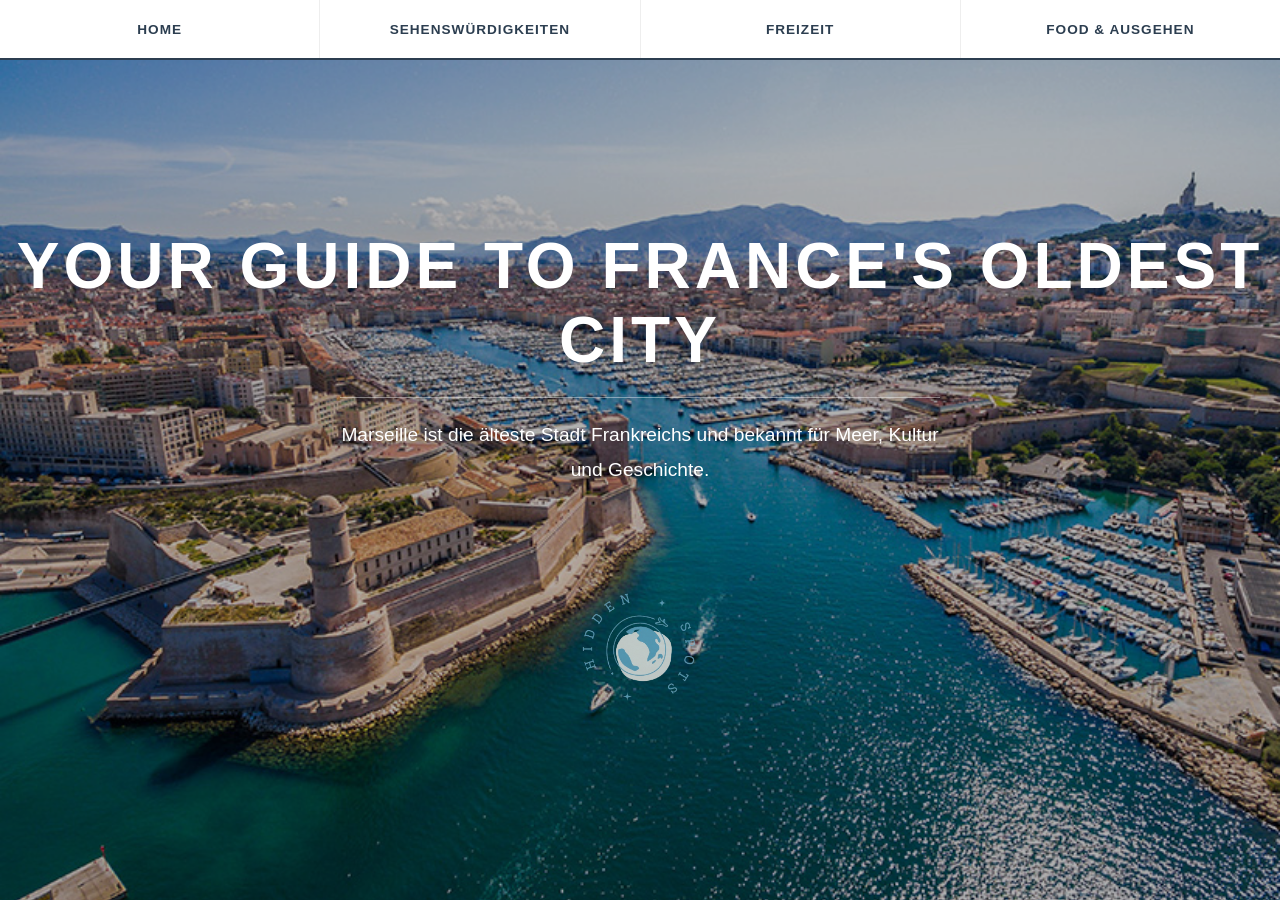
<file: index.html>
<!DOCTYPE html>
<html lang="de">
<head>
  <meta charset="UTF-8">
  <title>Marseille Guide</title>
  <link rel="stylesheet" href="style.css">
</head>
<script src="script.js"></script>

<body>

  
  <div class="sidebar">
    
    <a href="index.html">Home</a>
    <a href="sehenswuerdigkeiten.html">Sehenswürdigkeiten</a>
    <a href="freizeit.html">Freizeit</a>
    <a href="food.html">Food & Ausgehen</a>
  </div>

  
  <div class="content">
    <img src="maeseile.jpg" class="header-img">

    <h1>Your guide to France's oldest city</h1>

    <p>
      Marseille ist die älteste Stadt Frankreichs und bekannt für Meer,
      Kultur und Geschichte.
    </p>

    <div class="logo-container">
      <img src="logo.png" alt="Logo" class="footer-logo">
    </div>
  </div>


</body>
</html>
</file>
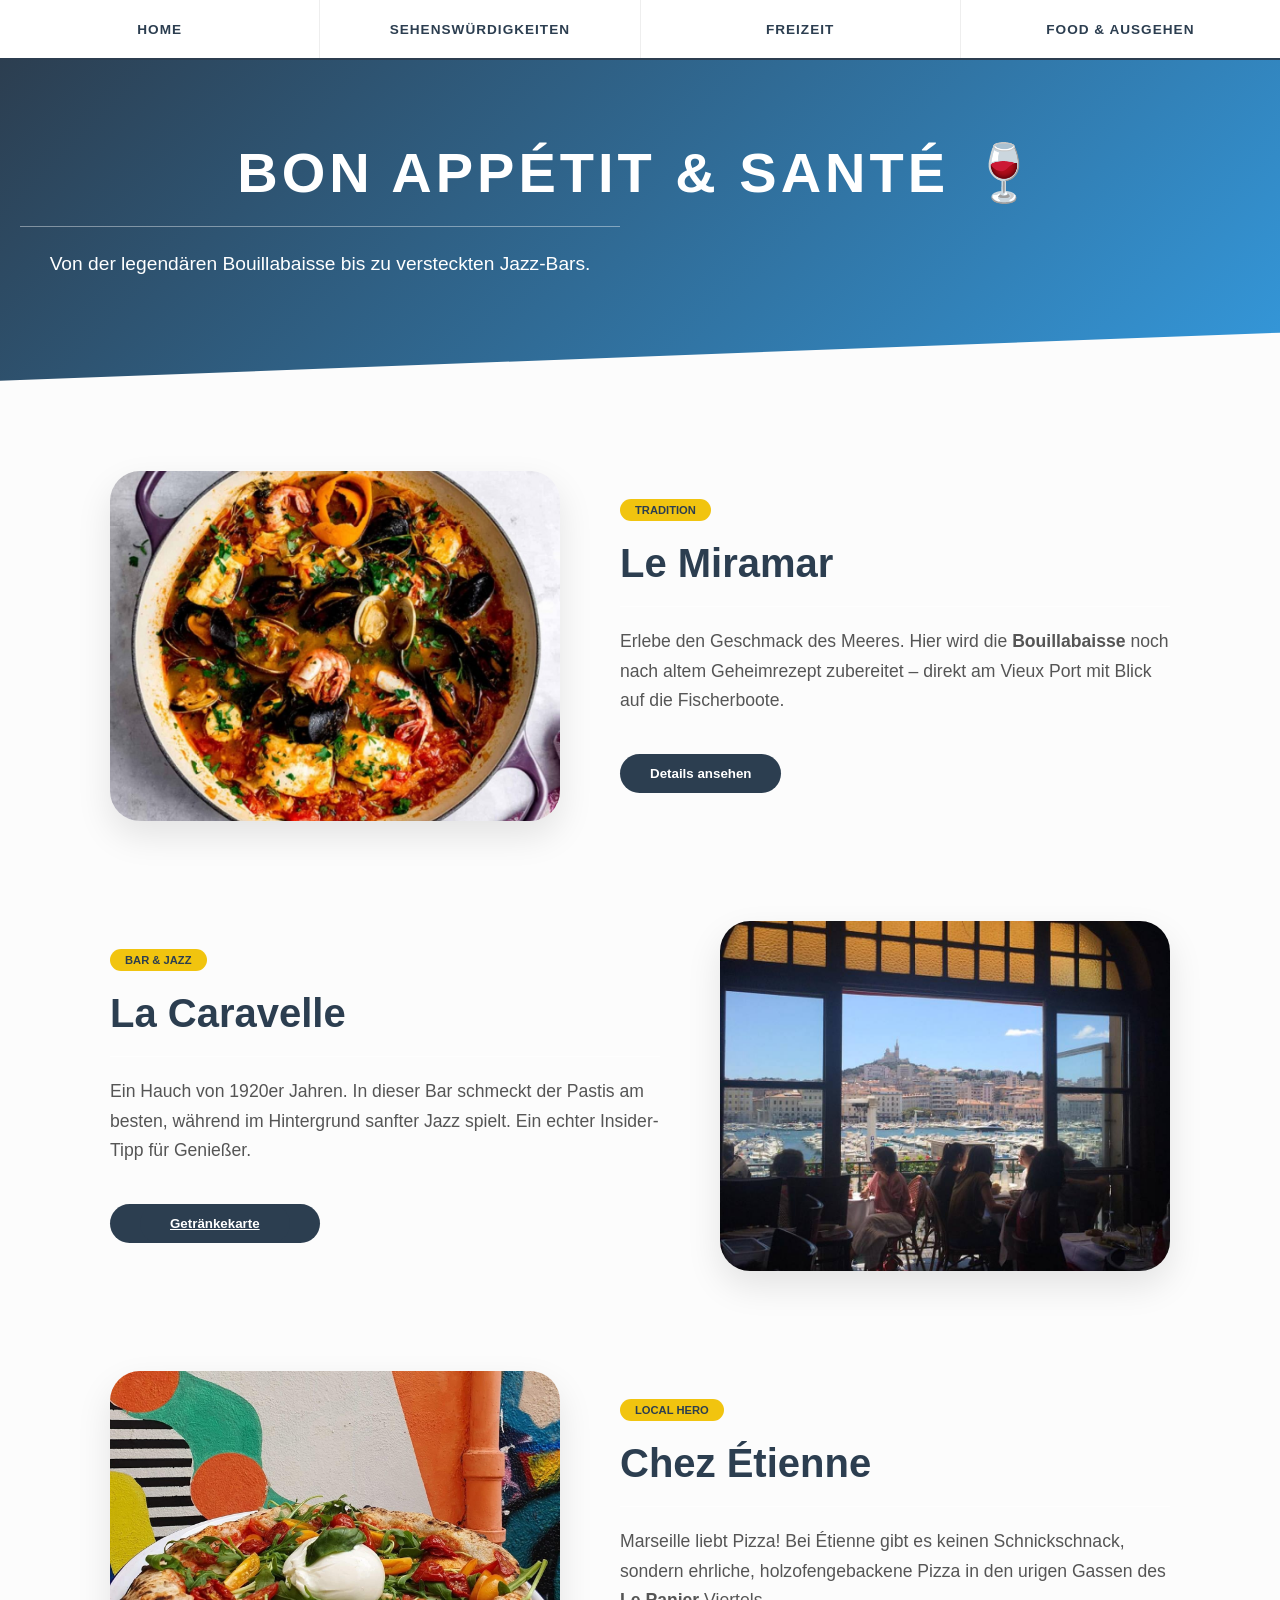
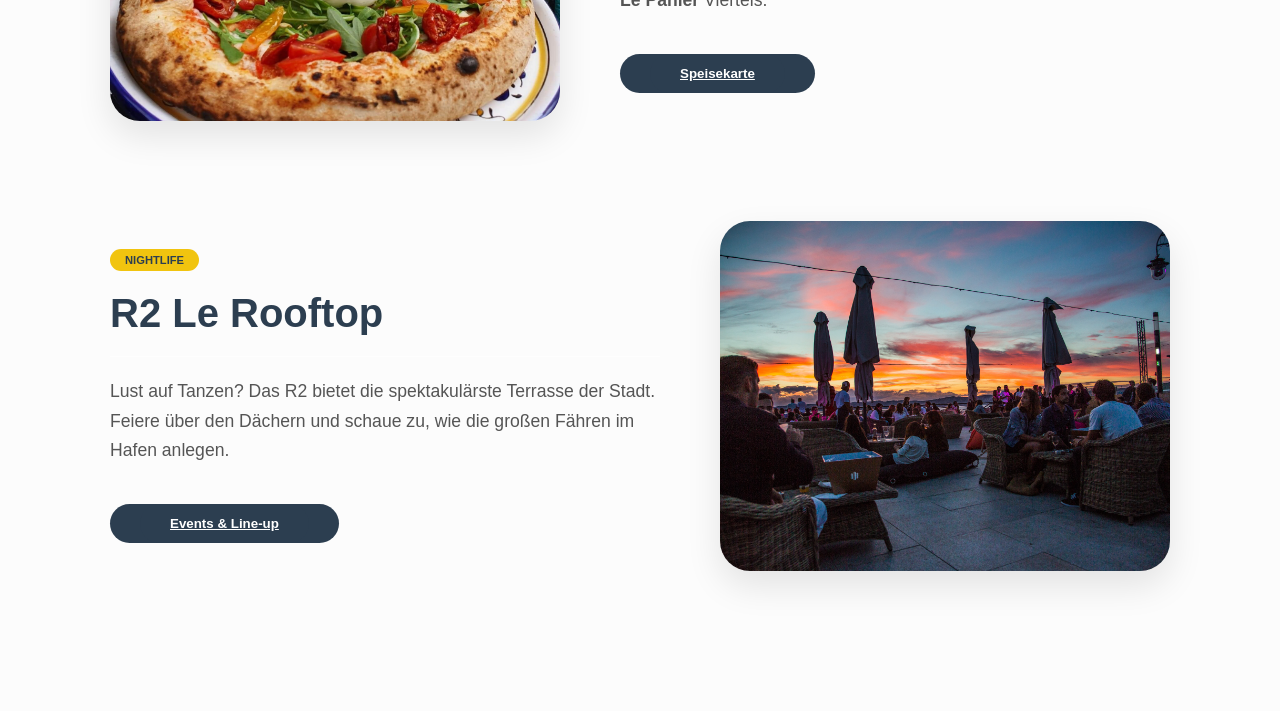
<file: food.html>
<!DOCTYPE html>
<html lang="de">
<head>
  <meta charset="UTF-8">
  <meta name="viewport" content="width=device-width, initial-scale=1.0">
  <title>Food & Ausgehen - Marseille Guide</title>
  <link rel="stylesheet" href="style.css">
</head>
<body>

  <div class="sidebar">
    <a href="index.html">Home</a>
    <a href="sehenswuerdigkeiten.html">Sehenswürdigkeiten</a>
    <a href="freizeit.html">Freizeit</a>
    <a href="food.html">Food & Ausgehen</a>
  </div>

  <header class="food-hero">
    <h1>Bon Appétit & Santé 🍷</h1>
    <p>Von der legendären Bouillabaisse bis zu versteckten Jazz-Bars.</p>
  </header>

  <main class="food-container">
    
    <article class="food-row">
      <div class="food-image">
        <img src="bouillabaisse.jpg" alt="Restaurant Le Miramar">
      </div>
      <div class="food-text">
        <span class="category">Tradition</span>
        <h2>Le Miramar</h2>
        <p>Erlebe den Geschmack des Meeres. Hier wird die <strong>Bouillabaisse</strong> noch nach altem Geheimrezept zubereitet – direkt am Vieux Port mit Blick auf die Fischerboote.</p>
        <button class="btn-info" onclick="alert('Mit Blick auf das Meer und Notre-Dame de la Garde (die „Bonne Mère“) liegt das Miramar Restaurant ideal am Alten Hafen von Marseille.')">Details ansehen</button>
      </div>
    </article>

    <article class="food-row">
      <div class="food-image">
        <img src="caravelle.jpg" alt="La Caravelle Marseille">
        </div>
      <div class="food-text">
        <span class="category">Bar & Jazz</span>
        <h2>La Caravelle</h2>
        <p>Ein Hauch von 1920er Jahren. In dieser Bar schmeckt der Pastis am besten, während im Hintergrund sanfter Jazz spielt. Ein echter Insider-Tipp für Genießer.</p>
            
        <!-- <a href="menu-caravelle.pdf" target="_blank" class="btn-info">Getränkekarte</a> -->
        <button class="btn-info"><a href="menu-caravelle.pdf" target="_blank" class="btn-info">Getränkekarte</a></button>
      </div>
</article>

    <article class="food-row">
      <div class="food-image">
        <img src="pizza.jpg" alt="Pizza Chez Etienne">
      </div>
      <div class="food-text">
        <span class="category">Local Hero</span>
        <h2>Chez Étienne</h2>
        <p>Marseille liebt Pizza! Bei Étienne gibt es keinen Schnickschnack, sondern ehrliche, holzofengebackene Pizza in den urigen Gassen des <strong>Le Panier</strong> Viertels.</p>
        <button class="btn-info"><a href="https://chezetienne.shop/index.html" target="_blank" class="btn-info">Speisekarte</a></button>
      </div>
    </article>

    <article class="food-row">
      <div class="food-image">
        <img src="rooftop.jpg" alt="Rooftop R2 Marseille">
      </div>
      <div class="food-text">
        <span class="category">Nightlife</span>
        <h2>R2 Le Rooftop</h2>
        <p>Lust auf Tanzen? Das R2 bietet die spektakulärste Terrasse der Stadt. Feiere über den Dächern und schaue zu, wie die großen Fähren im Hafen anlegen.</p>
        <button class="btn-info"><a href="https://www.lerooftopdesterrasses.com/en/evenements" target="_blank" class="btn-info">Events & Line-up</a></button>
      </div>
    </article>

  </main>

  <script src="script.js"></script>
</body>
</html>
</file>
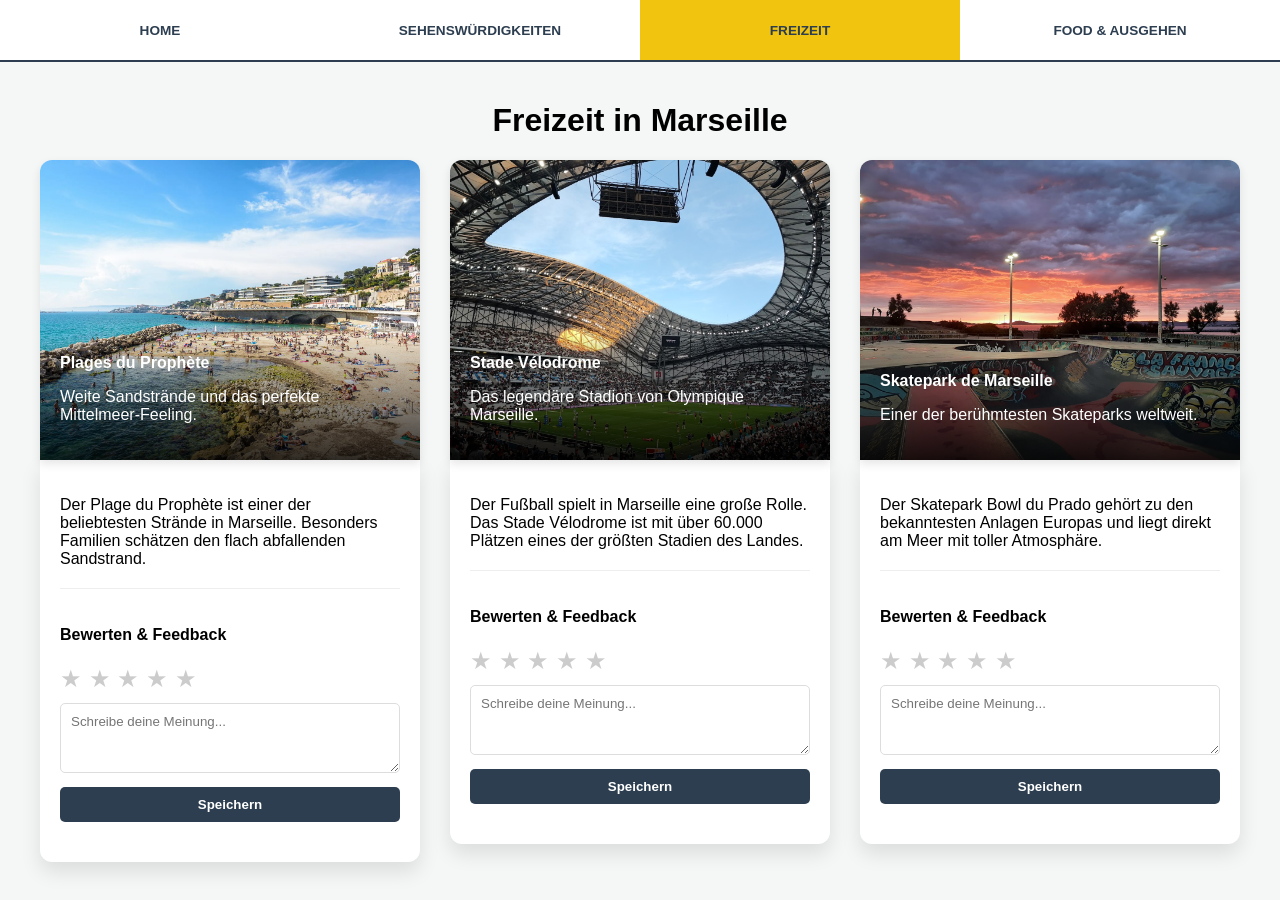
<file: freizeit.html>
<!DOCTYPE html>
<html lang="de">
<head>
  <meta charset="UTF-8">
  <meta name="viewport" content="width=device-width, initial-scale=1.0">
  <title>Freizeit - Marseille Guide</title>
  <link rel="stylesheet" href="freizeit.css">
</head>
<body>

  <div class="sidebar">
    <a href="index.html">Home</a>
    <a href="sehenswuerdigkeiten.html">Sehenswürdigkeiten</a>
    <a href="freizeit.html" class="active">Freizeit</a>
    <a href="food.html">Food & Ausgehen</a>
  </div>

  <div class="content">
    <h1>Freizeit in Marseille</h1>
    
    <div class="grid-container">
      
      <div class="card-group" data-id="prophete">
        <div class="card">
          <img src="playa.webp" alt="Strand von Marseille">
          <div class="card-overlay">
            <strong>Plages du Prophète</strong>
            <p>Weite Sandstrände und das perfekte Mittelmeer-Feeling.</p>
          </div>
        </div>
        <div class="card-info">
          <p>Der Plage du Prophète ist einer der beliebtesten Strände in Marseille. Besonders Familien schätzen den flach abfallenden Sandstrand.</p>
          
          <div class="rating-box">
            <h4>Bewerten & Feedback</h4>
            <div class="stars" data-rating="0">
              <span class="star" data-value="1">★</span>
              <span class="star" data-value="2">★</span>
              <span class="star" data-value="3">★</span>
              <span class="star" data-value="4">★</span>
              <span class="star" data-value="5">★</span>
            </div>
            <textarea placeholder="Schreibe deine Meinung..."></textarea>
            <button class="save-btn">Speichern</button>
            <div class="feedback-display"></div>
          </div>
        </div>
      </div>

      <div class="card-group" data-id="velodrome">
        <div class="card">
          <img src="velodrome.jpg" alt="Stade Vélodrome">
          <div class="card-overlay">
            <strong>Stade Vélodrome</strong>
            <p>Das legendäre Stadion von Olympique Marseille.</p>
          </div>
        </div>
        <div class="card-info">
          <p>Der Fußball spielt in Marseille eine große Rolle. Das Stade Vélodrome ist mit über 60.000 Plätzen eines der größten Stadien des Landes.</p>
          
          <div class="rating-box">
            <h4>Bewerten & Feedback</h4>
            <div class="stars" data-rating="0">
              <span class="star" data-value="1">★</span>
              <span class="star" data-value="2">★</span>
              <span class="star" data-value="3">★</span>
              <span class="star" data-value="4">★</span>
              <span class="star" data-value="5">★</span>
            </div>
            <textarea placeholder="Schreibe deine Meinung..."></textarea>
            <button class="save-btn">Speichern</button>
            <div class="feedback-display"></div>
          </div>
        </div>
      </div>

      <div class="card-group" data-id="skatepark">
        <div class="card">
          <img src="skpark.jpg" alt="Skaterpark">
          <div class="card-overlay">
            <strong>Skatepark de Marseille</strong>
            <p>Einer der berühmtesten Skateparks weltweit.</p>
          </div>
        </div>
        <div class="card-info">
          <p>Der Skatepark Bowl du Prado gehört zu den bekanntesten Anlagen Europas und liegt direkt am Meer mit toller Atmosphäre.</p>
          
          <div class="rating-box">
            <h4>Bewerten & Feedback</h4>
            <div class="stars" data-rating="0">
              <span class="star" data-value="1">★</span>
              <span class="star" data-value="2">★</span>
              <span class="star" data-value="3">★</span>
              <span class="star" data-value="4">★</span>
              <span class="star" data-value="5">★</span>
            </div>
            <textarea placeholder="Schreibe deine Meinung..."></textarea>
            <button class="save-btn">Speichern</button>
            <div class="feedback-display"></div>
          </div>
        </div>
      </div>

    </div> 
  </div> 

  <script src="script.js"></script>
</body>
</html>
</file>
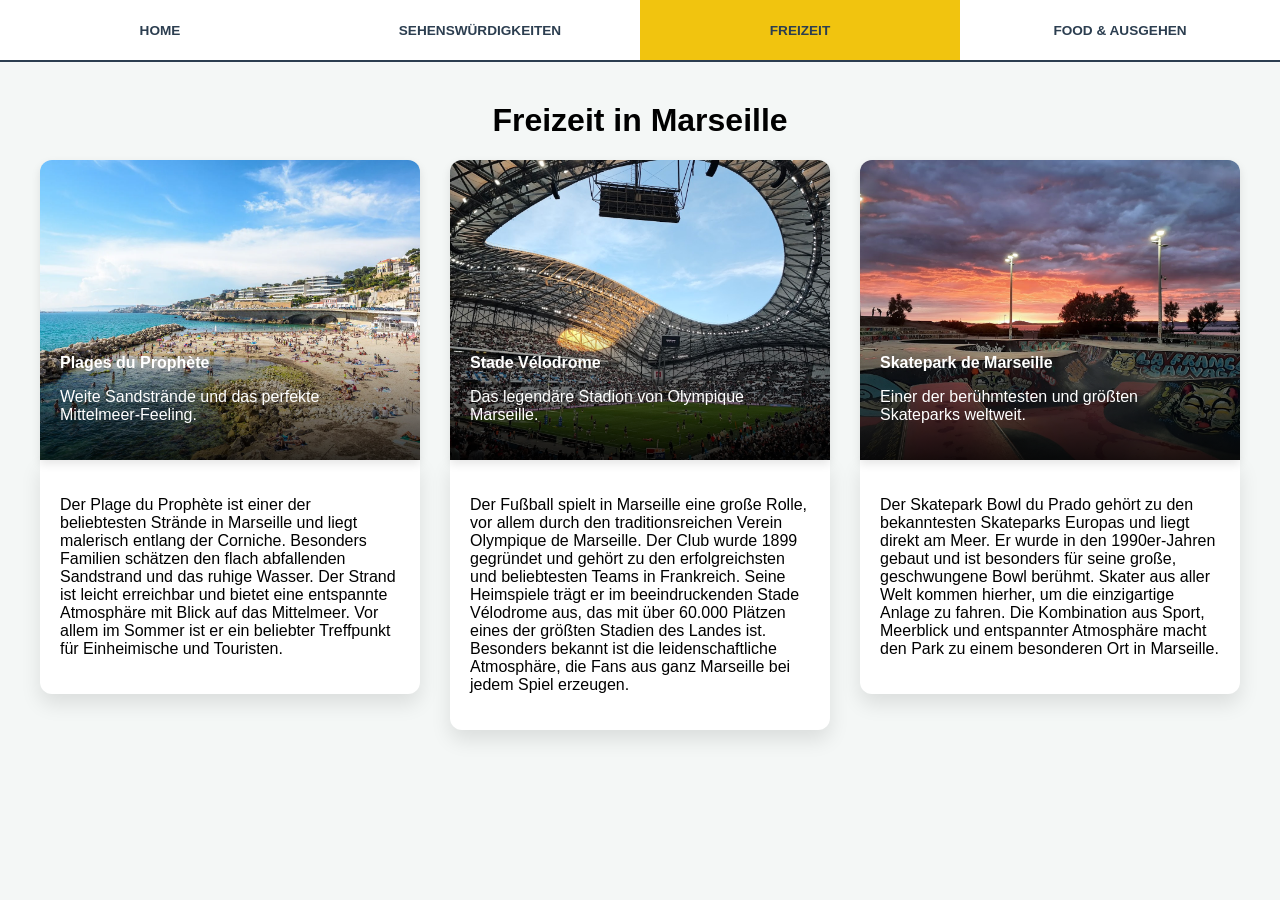
<file: save.html>
<!DOCTYPE html>
<html lang="de">
<head>
  <meta charset="UTF-8">
  <meta name="viewport" content="width=device-width, initial-scale=1.0">
  <title>Freizeit - Marseille Guide</title>
  <link rel="stylesheet" href="freizeit.css">
</head>
<body>

  <div class="sidebar">
    <a href="index.html">Home</a>
    <a href="sehenswuerdigkeiten.html">Sehenswürdigkeiten</a>
    <a href="freizeit.html" class="active">Freizeit</a>
    <a href="food.html">Food & Ausgehen</a>
  </div>

  <div class="content">
    <h1>Freizeit in Marseille</h1>
    
    <div class="grid-container">
      
      <div class="card-group">
        <div class="card">
          <img src="playa.webp" alt="Strand von Marseille">
          <div class="card-overlay">
            <strong>Plages du Prophète</strong>
            <p>Weite Sandstrände und das perfekte Mittelmeer-Feeling.</p>
          </div>
        </div>
        <div class="card-info">
          <p>Der Plage du Prophète ist einer der beliebtesten Strände in Marseille und liegt malerisch entlang der Corniche. Besonders Familien schätzen den flach abfallenden Sandstrand und das ruhige Wasser. Der Strand ist leicht erreichbar und bietet eine entspannte Atmosphäre mit Blick auf das Mittelmeer. Vor allem im Sommer ist er ein beliebter Treffpunkt für Einheimische und Touristen.</p>
        </div>
      </div>

      <div class="card-group">
        <div class="card">
          <img src="velodrome.jpg" alt="Stade Vélodrome">
          <div class="card-overlay">
            <strong>Stade Vélodrome</strong>
            <p>Das legendäre Stadion von Olympique Marseille.</p>
          </div>
        </div>
        <div class="card-info">
          <p>Der Fußball spielt in Marseille eine große Rolle, vor allem durch den traditionsreichen Verein Olympique de Marseille. Der Club wurde 1899 gegründet und gehört zu den erfolgreichsten und beliebtesten Teams in Frankreich. Seine Heimspiele trägt er im beeindruckenden Stade Vélodrome aus, das mit über 60.000 Plätzen eines der größten Stadien des Landes ist. Besonders bekannt ist die leidenschaftliche Atmosphäre, die Fans aus ganz Marseille bei jedem Spiel erzeugen.</p>
        </div>
      </div>

      <div class="card-group">
        <div class="card">
          <img src="skpark.jpg" alt="Skaterpark">
          <div class="card-overlay">
            <strong>Skatepark de Marseille</strong>
            <p>Einer der berühmtesten und größten Skateparks weltweit.</p>
          </div>
        </div>
        <div class="card-info">
          <p>Der Skatepark Bowl du Prado gehört zu den bekanntesten Skateparks Europas und liegt direkt am Meer. Er wurde in den 1990er-Jahren gebaut und ist besonders für seine große, geschwungene Bowl berühmt. Skater aus aller Welt kommen hierher, um die einzigartige Anlage zu fahren. Die Kombination aus Sport, Meerblick und entspannter Atmosphäre macht den Park zu einem besonderen Ort in Marseille.</p>
        </div>
      </div>

    </div> </div> <script src="script.js"></script>
</body>
</html>
</file>
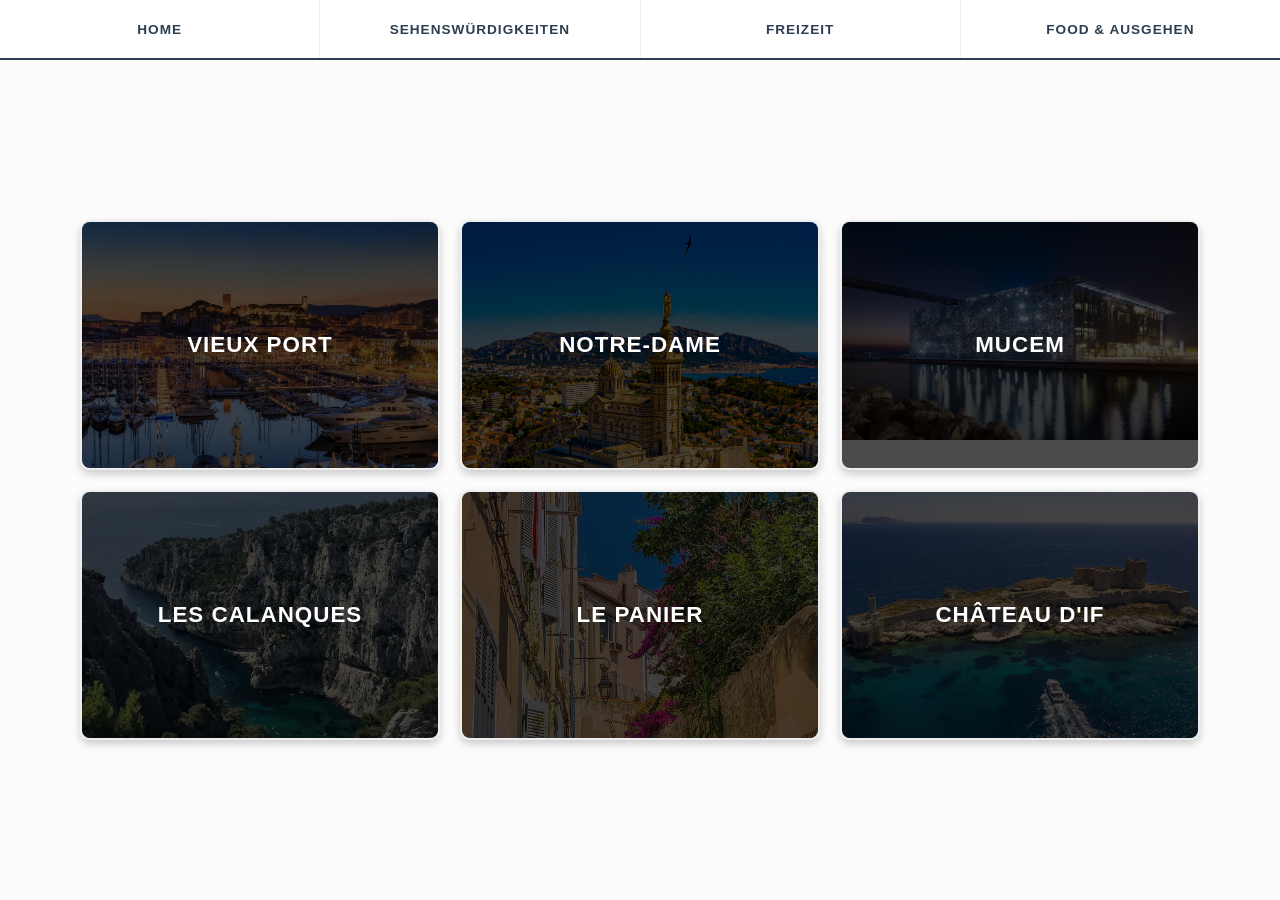
<file: sehenswuerdigkeiten.html>
<!DOCTYPE html>
<html lang="de">
<head>
  <meta charset="UTF-8">
  <title>Sehenswürdigkeiten - Marseille</title>
  <link rel="stylesheet" href="style.css">
</head>
<body>

  <div class="sidebar">
    <a href="index.html">Home</a>
    <a href="sehenswuerdigkeiten.html">Sehenswürdigkeiten</a>
    <a href="freizeit.html">Freizeit</a>
    <a href="food.html">Food & Ausgehen</a>
  </div>

  <div class="content">
    

    <div class="grid-container">
      <div class="card" onclick="openDetail('port')">
        <img src="port.jpg" alt="Vieux Port">
        <div class="card-overlay"><h2>Vieux Port</h2></div>
      </div>

      <div class="card" onclick="openDetail('notredame')">
        <img src="notredame.jpeg" alt="Notre-Dame de la Garde">
        <div class="card-overlay"><h2>Notre-Dame</h2></div>
      </div>

      <div class="card" onclick="openDetail('mucem')">
        <img src="mucem.webp" alt="MuCEM">
        <div class="card-overlay"><h2>MuCEM</h2></div>
      </div>

      <div class="card" onclick="openDetail('calanques')">
        <img src="calanques.webp" alt="Les Calanques">
        <div class="card-overlay"><h2>Les Calanques</h2></div>
      </div>

      <div class="card" onclick="openDetail('panier')">
        <img src="panier.avif" alt="Le Panier">
        <div class="card-overlay"><h2>Le Panier</h2></div>
      </div>

      <div class="card" onclick="openDetail('if')">
        <img src="if.jpg" alt="Château d'If">
        <div class="card-overlay"><h2>Château d'If</h2></div>
      </div>
    </div>
  </div>

  <script src="script.js"></script>
</body>
</html>
</file>
<file: style.css>
/* 1. Grund-Setup für Fullscreen-Optik */
html, body {
  margin: 0;
  padding: 0;
  height: 100%;
  width: 100%;
  font-family: 'Montserrat', sans-serif; /* Ein moderner, sauberer Font */
  /* overflow: hidden; /* Verhindert Scrollen auf der Home-Seite für den App-Look */
}

/* 2. Die Navigation oben (vorher Sidebar) */
.sidebar {
  font-family: 'Montserrat', sans-serif;
  display: flex;
  width: 100%;
  height: 60px;
  background-color: white;
  border-bottom: 2px solid #333; /* Umrandung unten */
}

.sidebar h2 {
  display: none; /* Versteckt den Titel in der Leiste für einen cleanen Look */
}

.sidebar a {
  flex: 1; /* Teilt den Platz exakt gleich auf alle Links auf */
  display: flex;
  align-items: center;
  justify-content: center;
  text-decoration: none;
  color: #333;
  font-weight: 600;
  text-transform: uppercase;
  letter-spacing: 1px;
  border-right: 1px solid #eee; /* Feine Trennlinien zwischen den Spalten */
  transition: background 0.3s;
}

.sidebar a:last-child {
  border-right: none;
}

.sidebar a:hover {
  background-color: #f8f8f8;
  color: #007bff;
}

/* 3. Der Content-Bereich als Fullscreen-Bild */
.content {
  position: relative;
  height: calc(100vh - 60px); /* Restlicher Bildschirm unter der Nav */
  width: 100%;
  display: flex;
  flex-direction: column;
  justify-content: center; /* Zentriert Text vertikal */
  align-items: center;     /* Zentriert Text horizontal */
  text-align: center;
}

.header-img {
  position: absolute;
  top: 0;
  left: 0;
  width: 100%;
  height: 100%;
  object-fit: cover; /* Streckt das Bild über den ganzen Rest-Bildschirm */
  z-index: -1;
  filter: brightness(0.7); /* Macht das Bild etwas dunkler, damit weißer Text besser lesbar ist */
}

/* 4. Text-Styling (Harmonisch & Modern) */
h1 {
  color: white;
  font-size: clamp(2rem, 5vw, 4rem); /* Passt sich der Bildschirmgröße an */
  margin: 0;
  text-transform: uppercase;
  letter-spacing: 4px;
}

p {
  color: white;
  font-size: 1.2rem;
  font-weight: 300;
  margin-top: 20px;
  max-width: 600px;
  line-height: 1.8;
  border-top: 1px solid rgba(255,255,255,0.4); /* Elegante Linie über dem Text */
  padding-top: 20px;
}

/* Container für das Raster */
.grid-container {
  display: grid;
  grid-template-columns: repeat(3, 1fr); /* 3 Spalten mit gleicher Breite */
  gap: 20px; /* Abstand zwischen den Boxen */
  padding: 40px;
  max-width: 1200px;
  margin: 0 auto;
}

/* Die einzelnen Karten */
.card {
  position: relative;
  height: 250px;
  border-radius: 15px; /* Abgerundete Ecken */
  overflow: hidden; /* Schneidet das Bild an den Ecken ab */
  border: 2px solid #eee; /* Dezente Umrandung */
  cursor: pointer;
  transition: transform 0.3s, box-shadow 0.3s;
}

.card:hover {
  transform: translateY(-5px); /* Kleiner "Hüpfer" beim Drüberfahren */
  box-shadow: 0 10px 20px rgba(0,0,0,0.15);
  border-color: #3498db; /* Umrandung wird blau beim Hover */
}

/* Das Bild in der Karte */
.card img {
  width: 100%;
  height: 100%;
  object-fit: cover;
}

/* Overlay für den Namen in der Mitte */
.card-overlay {
  position: absolute;
  top: 0;
  left: 0;
  width: 100%;
  height: 100%;
  background: rgba(0, 0, 0, 0.3); /* Dunkler Schleier für Lesbarkeit */
  display: flex;
  justify-content: center;
  align-items: center;
  transition: background 0.3s;
}

.card:hover .card-overlay {
  background: rgba(0, 0, 0, 0.5); /* Wird beim Hover etwas dunkler */
}

.card h2 {
  color: white;
  text-align: center;
  font-size: 1.4rem;
  margin: 0;
  text-transform: uppercase;
  letter-spacing: 1px;
}

/* --- FOOD PAGE DESIGN UPGRADE --- */

/* Hero Bereich mit sanftem Hintergrundverlauf */
/* 1. BASIS-STYLING (Verhindert das Ausbrechen von Bildern) */
* {
  box-sizing: border-box;
}

body {
  margin: 0;
  padding: 0;
  font-family: 'Segoe UI', Tahoma, Geneva, Verdana, sans-serif;
  background-color: #fcfcfc;
  /* overflow-x: hidden; /* Verhindert seitliches Scrollen */
}

img {
  max-width: 100%;
  display: block;
}

/* 2. NAVIGATION (Sidebar oben) */
.sidebar {
  display: flex;
  width: 100%;
  height: 60px;
  background-color: white;
  border-bottom: 2px solid #2c3e50;
  position: sticky;
  top: 0;
  z-index: 1000;
}

.sidebar a {
  flex: 1;
  display: flex;
  align-items: center;
  justify-content: center;
  text-decoration: none;
  color: #2c3e50;
  font-weight: bold;
  text-transform: uppercase;
  font-size: 0.85rem;
  border-right: 1px solid #eee;
  transition: 0.3s;
}

.sidebar a:hover {
  background-color: #f1c40f;
  color: #2c3e50;
}

/* 3. FOOD HERO */
.food-hero {
  background: linear-gradient(135deg, #2c3e50 0%, #3498db 100%);
  color: white;
  text-align: center;
  padding: 80px 20px;
  clip-path: polygon(0 0, 100% 0, 100% 85%, 0 100%);
  margin-bottom: 50px;
}

.food-hero h1 {
  font-size: 3.5rem;
  margin: 0;
}

/* 4. FOOD CONTAINER & ROWS */
.food-container {
  max-width: 1100px;
  margin: 0 auto;
  padding: 40px 20px;
}

.food-row {
  display: flex;
  align-items: center;
  gap: 60px;
  margin-bottom: 100px;
}

/* DAS GEHEIMNIS: Jede zweite Reihe umdrehen */
.food-row:nth-child(even) {
  flex-direction: row-reverse;
}

/* 5. BILDER-KÄFIG (Verhindert "Riesige Bilder") */
.food-image {
  /* Hiermit erzwingen wir die Größe, egal wie groß das Originalbild ist */
  flex: 0 0 450px; 
  width: 450px;
  height: 350px;
  border-radius: 30px;
  overflow: hidden;
  box-shadow: 0 15px 35px rgba(0,0,0,0.1);
}

.food-image img {
  width: 100%;
  height: 100%;
  object-fit: cover; /* WICHTIG: Bild füllt den Kasten ohne Verzerrung */
  transition: transform 0.6s ease;
}

.food-row:hover .food-image img {
  transform: scale(1.1); /* Zoom-Effekt beim Hover */
}

/* 6. TEXT-STYLING */
.food-text {
  flex: 1;
}

.category {
  display: inline-block;
  background: #f1c40f;
  color: #2c3e50;
  padding: 5px 15px;
  border-radius: 50px;
  font-size: 0.7rem;
  font-weight: 800;
  text-transform: uppercase;
  margin-bottom: 10px;
}

.food-text h2 {
  font-size: 2.5rem;
  color: #2c3e50;
  margin: 10px 0;
}

.food-text p {
  font-size: 1.1rem;
  color: #555;
  line-height: 1.7;
}

.btn-info {
  background: #2c3e50;
  color: white;
  border: none;
  padding: 12px 30px;
  border-radius: 50px;
  cursor: pointer;
  font-weight: bold;
  margin-top: 20px;
  transition: 0.3s;
}

.btn-info:hover {
  background: #3498db;
  transform: translateY(-3px);
}

/* 7. MOBILE OPTIMIERUNG */
@media (max-width: 900px) {
  .food-row, .food-row:nth-child(even) {
    flex-direction: column;
    text-align: center;
    gap: 30px;
  }
  
  .food-image {
    width: 100%;
    flex: 0 0 auto;
    max-width: 100%;
  }
}






/* Das Grid für die Boxen */
.grid-container {
  display: grid;
  grid-template-columns: repeat(auto-fit, minmax(300px, 1fr));
  gap: 20px;
}

/* Die einzelne Box */
.card {
  position: relative; /* Wichtig für die Positionierung des Textes */
  border-radius: 10px;
  overflow: hidden;
  box-shadow: 0 4px 8px rgba(0,0,0,0.2);
}

.card img {
  width: 100%;
  height: auto;
  display: block;
}

/* Der Textbereich unten in der Box */
.card-overlay {
  position: absolute;
  bottom: 0;
  left: 0;
  right: 0;
  background: rgba(0, 0, 0, 0.7); /* Halbdurchsichtiges Schwarz */
  color: white;
  padding: 15px;
}

.card-overlay strong {
  display: block;
  font-size: 1.2rem;
  margin-bottom: 5px;
  text-transform: uppercase;
}

.card-overlay p {
  margin: 0;
  font-size: 0.9rem;
  line-height: 1.4;
}


.logo-container {
     /* Zentriert das Logo horizontal */
    margin-top: 70px;    /* Abstand zum Text oben */
    padding-bottom: 20px;
}

.footer-logo {
    width: 150px;        /* Breite des Logos (anpassbar) */
    height: auto;        /* Behält das Seitenverhältnis bei */
    opacity: 0.8;        /* Optional: Macht es dezent transparenter */
    transition: 0.3s;    /* Für einen sanften Hover-Effekt */
}

.footer-logo:hover {
    opacity: 1;          /* Wird beim Drüberfahren voll sichtbar */
}
</file>
<file: freizeit.css>
html, body {
  margin: 0;
  padding: 0;
  height: 100%;
  width: 100%;
  font-family: 'Montserrat', sans-serif;
  background-color: #f4f7f6;
}

.sidebar {
  display: flex;
  width: 100%;
  height: 60px;
  background-color: white;
  border-bottom: 2px solid #2c3e50;
  position: sticky;
  top: 0;
  z-index: 1000;
}

.sidebar a {
  flex: 1;
  display: flex;
  align-items: center;
  justify-content: center;
  text-decoration: none;
  color: #2c3e50;
  font-weight: bold;
  text-transform: uppercase;
  font-size: 0.85rem;
  transition: 0.3s;
}

.sidebar a.active, .sidebar a:hover {
  background-color: #f1c40f;
}

.content {
  max-width: 1200px;
  margin: 40px auto;
  padding: 0 20px;
  text-align: center;
}

.grid-container {
  display: grid;
  grid-template-columns: repeat(auto-fit, minmax(320px, 1fr)); 
  gap: 30px;
  justify-content: center;
}

.card-group {
  display: flex;
  flex-direction: column;
}

.card {
  position: relative;
  border-radius: 12px 12px 0 0;
  overflow: hidden;
  box-shadow: 0 4px 10px rgba(0,0,0,0.1);
}

.card img {
  width: 100%;
  height: 300px;
  object-fit: cover;
  display: block;
}

.card-overlay {
  position: absolute;
  bottom: 0;
  left: 0;
  right: 0;
  background: linear-gradient(transparent, rgba(0, 0, 0, 0.8));
  color: white;
  padding: 20px;
  text-align: left;
}

.card-info {
  background-color: #fff;
  padding: 20px;
  border-radius: 0 0 12px 12px;
  box-shadow: 0 10px 20px rgba(0,0,0,0.1);
  text-align: left;
}

/* --- RATING & FEEDBACK STYLE --- */

.rating-box {
  margin-top: 20px;
  border-top: 1px solid #eee;
  padding-top: 15px;
}

.stars {
  font-size: 1.5rem;
  color: #ccc;
  cursor: pointer;
  margin-bottom: 10px;
}

.star.active {
  color: #f1c40f;
}

textarea {
  width: 100%;
  height: 70px;
  padding: 10px;
  border: 1px solid #ddd;
  border-radius: 5px;
  margin-bottom: 10px;
  box-sizing: border-box;
  font-family: inherit;
}

.save-btn {
  background: #2c3e50;
  color: white;
  border: none;
  padding: 10px 20px;
  border-radius: 5px;
  cursor: pointer;
  width: 100%;
  font-weight: bold;
}

.save-btn:hover {
  background: #f1c40f;
  color: #2c3e50;
}

.feedback-display {
  margin-top: 20px;
}

.feedback-item {
  background: #f9f9f9;
  padding: 10px;
  border-radius: 5px;
  border-left: 5px solid #f1c40f;
  margin-bottom: 10px;
  font-size: 0.85rem;
}

.feedback-item strong {
  color: #f1c40f;
  display: block;
}
</file>
